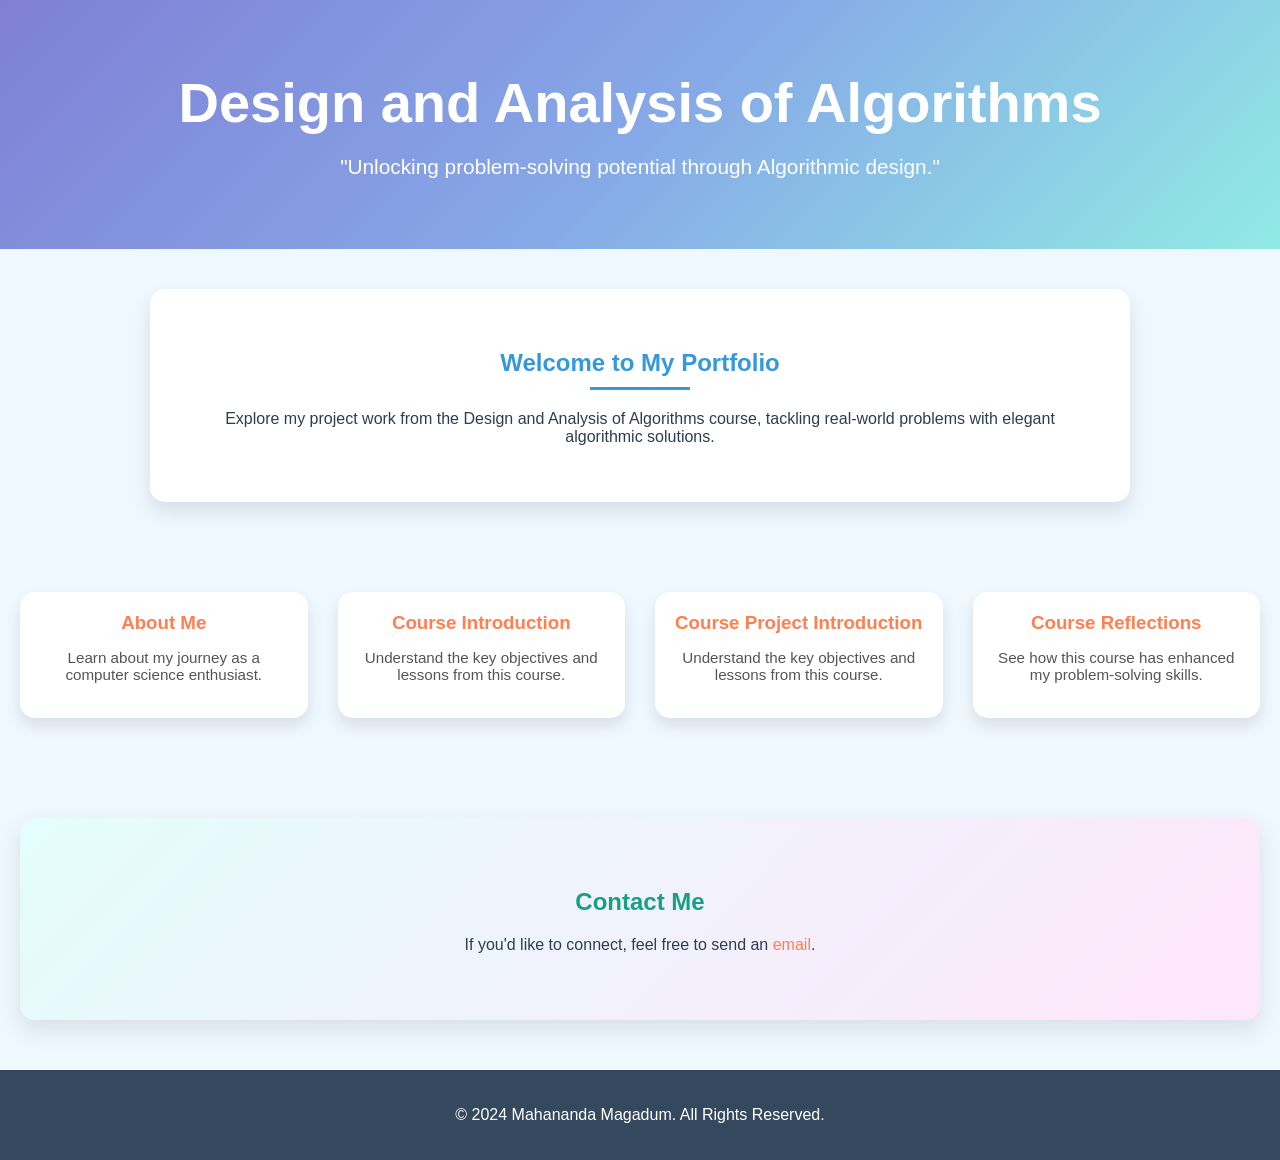
<file: index.html>
<!DOCTYPE html>
<html lang="en">
<head>
    <meta charset="UTF-8">
    <meta name="viewport" content="width=device-width, initial-scale=1.0">
    <title>Portfolio - Design and Analysis of Algorithms</title>
    <style>
        /* Global Styles */
        body {
            font-family: 'Verdana', sans-serif;
            margin: 0;
            padding: 0;
            background-color: #f0f8ff; /* Light Alice Blue */
            color: #2c3e50; /* Darker text for contrast */
            overflow-x: hidden; /* Prevent horizontal scrolling */
        }

        a {
            color: #ff7f50; /* Coral */
            text-decoration: none;
            transition: color 0.3s ease;
        }

        a:hover {
            color: #20b2aa; /* Light Sea Green */
        }

        /* Header Section */
        header {
            background: linear-gradient(135deg, #7f7fd5, #86a8e7, #91eae4); /* Blue gradient */
            color: #fff;
            text-align: center;
            padding: 70px 20px;
            overflow: hidden;
            position: relative;
        }

        header h1 {
            font-size: 3.5rem;
            margin: 0;
            animation: slide-in 1s ease-in-out forwards;
            opacity: 0;
        }

        header p {
            font-size: 1.3rem;
            margin: 20px 0 0;
            font-weight: 300;
            animation: slide-in 1.5s ease-in-out forwards;
            opacity: 0;
        }

        /* Welcome Section */
        .welcome-section {
            text-align: center;
            margin: 40px auto;
            padding: 40px;
            max-width: 900px;
            background: #fff;
            border-radius: 15px;
            box-shadow: 0 10px 20px rgba(0, 0, 0, 0.1);
            position: relative;
            overflow: hidden;
        }

        .welcome-section h2 {
            color: #3498db; /* Soft blue */
            position: relative;
        }

        .welcome-section h2::after {
            content: '';
            display: block;
            width: 100px;
            height: 3px;
            background: #3498db;
            margin: 10px auto 0;
        }

        /* Sliding Tiles */
        .tiles-container {
            display: flex;
            justify-content: center;
            gap: 30px;
            padding: 50px 20px;
        }

        .tile {
            background: #fff;
            width: 250px;
            text-align: center;
            padding: 20px;
            border-radius: 15px;
            box-shadow: 0 8px 15px rgba(0, 0, 0, 0.1);
            transform: translateY(100px);
            animation: drop-in 0.8s ease-out forwards;
            position: relative;
        }

        .tile h3 {
            margin: 0 0 10px;
            color: #2c3e50; /* Dark text */
        }

        .tile p {
            font-size: 0.95rem;
            color: #555;
        }

        /* Contact Section */
        .contact-section {
            background: linear-gradient(135deg, #e3fdfd, #ffe6fa); /* Soft gradient */
            text-align: center;
            padding: 50px 20px;
            margin: 50px 20px;
            border-radius: 15px;
            box-shadow: 0 10px 25px rgba(0, 0, 0, 0.1);
            animation: floating 3s ease-in-out infinite;
            position: relative;
        }

        .contact-section h2 {
            color: #16a085; /* Greenish color */
        }

        /* Footer Section */
        footer {
            background: #34495e; /* Dark blue-gray */
            color: white;
            text-align: center;
            padding: 20px;
        }

        /* Animations */
        @keyframes slide-in {
            0% {
                transform: translateY(-50px);
                opacity: 0;
            }
            100% {
                transform: translateY(0);
                opacity: 1;
            }
        }

        @keyframes drop-in {
            0% {
                transform: translateY(-50px);
                opacity: 0;
            }
            100% {
                transform: translateY(0);
                opacity: 1;
            }
        }

        @keyframes floating {
            0%, 100% {
                transform: translateY(0);
            }
            50% {
                transform: translateY(-10px);
            }
        }
    </style>
</head>
<body>
    <header>
        <h1>Design and Analysis of Algorithms</h1>
        <p>"Unlocking problem-solving potential through Algorithmic design."</p>
    </header>

    <main>
        <!-- Welcome Section -->
        <section class="welcome-section">
            <h2>Welcome to My Portfolio</h2>
            <p>Explore my project work from the Design and Analysis of Algorithms course, tackling real-world problems with elegant algorithmic solutions.</p>
        </section>

        <!-- Sliding Tiles -->
        <section class="tiles-container">
            <div class="tile" style="animation-delay: 0.2s;">
                <h3><a href="./About me.html">About Me</a></h3>
                <p>Learn about my journey as a computer science enthusiast.</p>
            </div>
            <div class="tile" style="animation-delay: 0.4s;">
                <h3><a href="./Introduction to the Course.html">Course Introduction</a></h3>
                <p>Understand the key objectives and lessons from this course.</p>
            </div>
            <div class="tile" style="animation-delay: 0.4s;">
                <h3><a href="./Course Project Introduction.html">Course Project Introduction</a></h3>
                <p>Understand the key objectives and lessons from this course.</p>
            </div>
            <div class="tile" style="animation-delay: 0.6s;">
                <h3><a href="./Course Project Reflections.html">Course Reflections</a></h3>
                <p>See how this course has enhanced my problem-solving skills.</p>
            </div>
        </section>

        <!-- Contact Section -->
        <section class="contact-section">
            <h2>Contact Me</h2>
            <p>If you'd like to connect, feel free to send an <a href="mailto:mmagadum1234@gmail.com">email</a>.</p>
        </section>
    </main>

    <footer>
        <p>&copy; 2024 Mahananda Magadum. All Rights Reserved.</p>
    </footer>
</body>
</html>
</file>
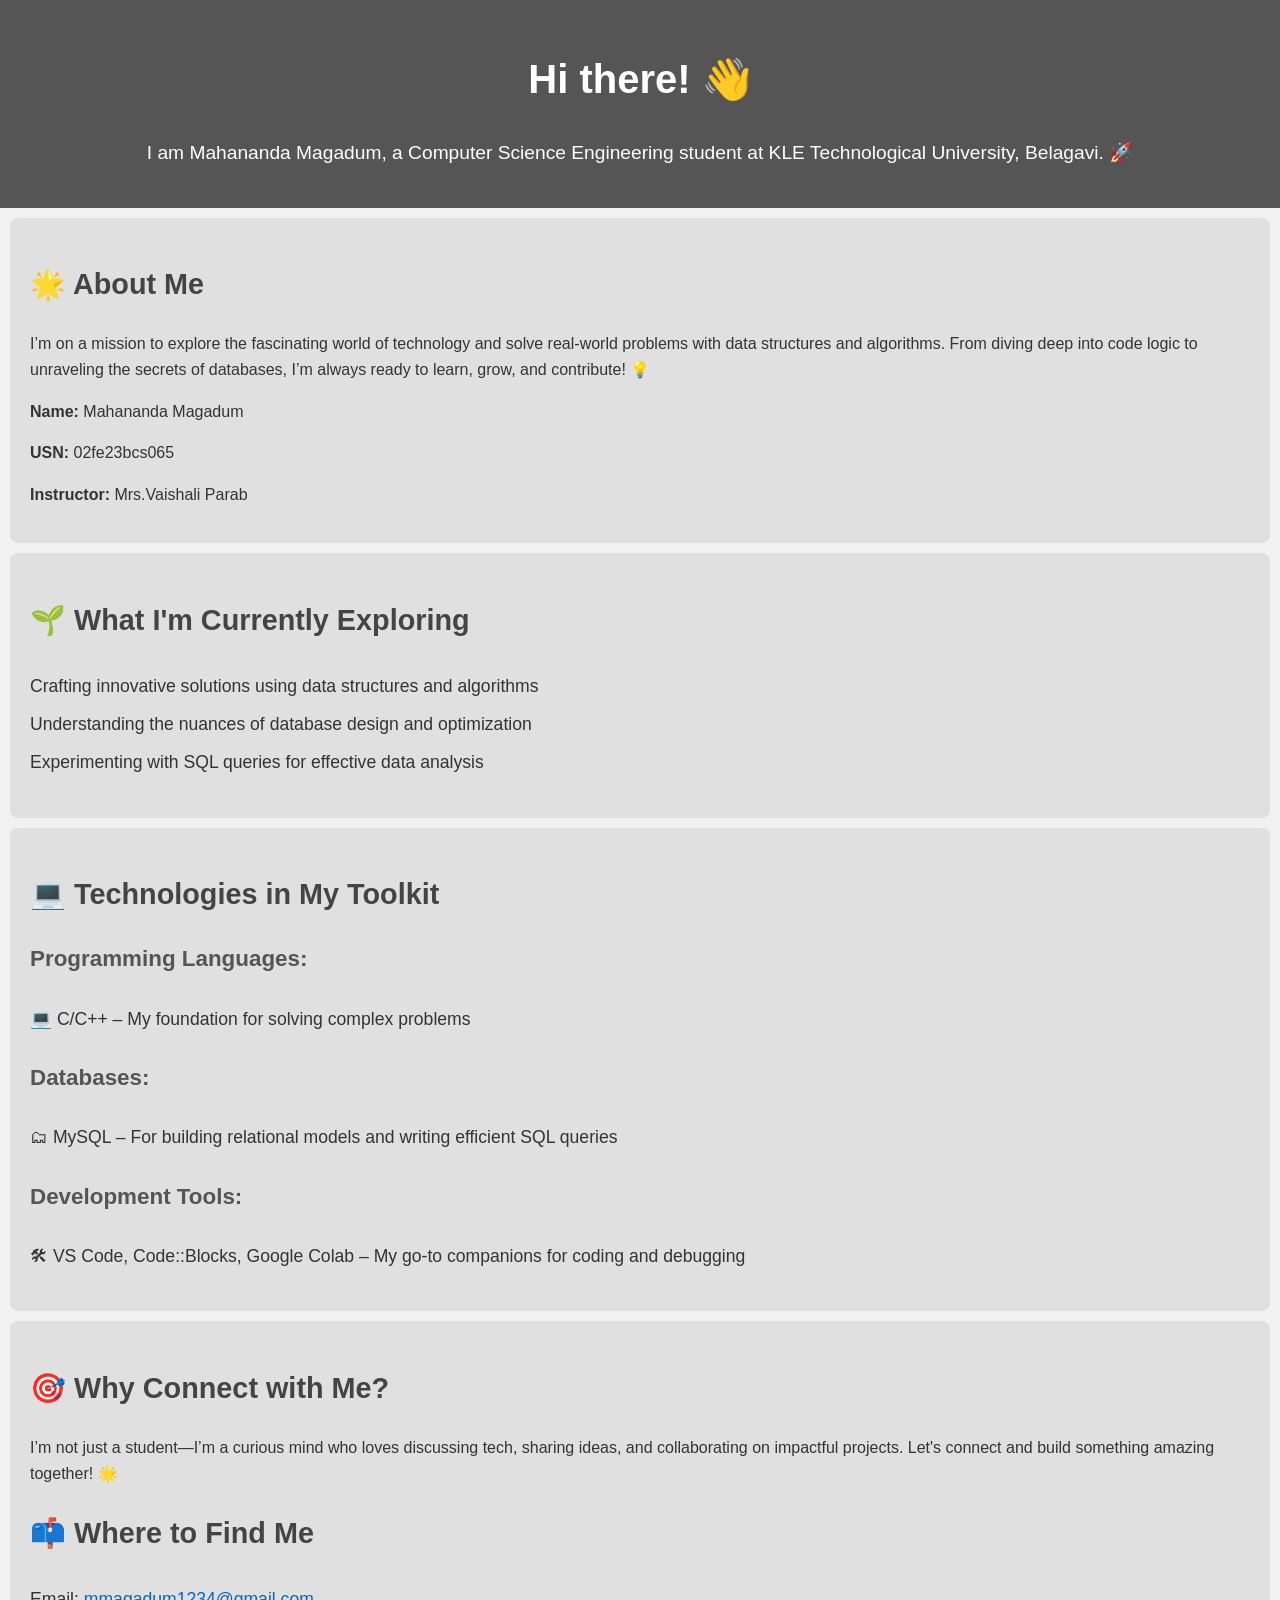
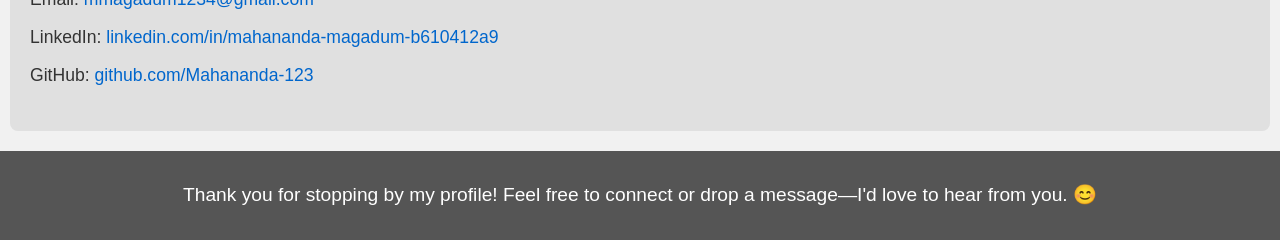
<file: About me.html>
<!DOCTYPE html>
<html lang="en">
<head>
    <meta charset="UTF-8">
    <meta name="viewport" content="width=device-width, initial-scale=1.0">
    <title>Mahananda Magadum- Portfolio</title>
    <style>
        body {
            font-family: Arial, sans-serif;
            line-height: 1.6;
            background-color: #f1f1f1;
            color: #333;
            margin: 0;
            padding: 0;
            opacity: 0;
            animation: fadeIn 1s forwards;
        }

        header {
            background-color: #555;
            color: #fff;
            text-align: center;
            padding: 20px;
            animation: slideIn 1s ease-out;
        }

        header h1 {
            font-size: 2.5rem;
            animation: fadeIn 2s ease-in-out;
        }

        header p {
            font-size: 1.2rem;
            animation: fadeIn 2.5s ease-in-out;
        }

        section {
            padding: 20px;
            margin: 10px;
            background-color: #e0e0e0;
            border-radius: 8px;
            opacity: 0;
            animation: slideUp 0.8s ease-out forwards;
            animation-delay: 0.5s;
        }

        h2 {
            color: #444;
            font-size: 1.8rem;
            animation: fadeIn 2s ease-in-out;
        }

        h3 {
            color: #555;
            font-size: 1.4rem;
        }

        ul {
            list-style-type: none;
            padding: 0;
        }

        ul li {
            font-size: 1.1rem;
            padding: 5px 0;
        }

        a {
            color: #0066cc;
            text-decoration: none;
            transition: color 0.3s ease;
        }

        a:hover {
            color: hsla(24, 100%, 50%, 0.493);
            text-decoration: underline;
        }

        footer {
            background-color: #555;
            color: #fff;
            text-align: center;
            padding: 10px;
            margin-top: 20px;
            animation: fadeIn 2.5s ease-in-out;
        }

        footer p {
            font-size: 1.2rem;
        }

        /* Keyframe Animations */
        @keyframes fadeIn {
            0% { opacity: 0; }
            100% { opacity: 1; }
        }

        @keyframes slideIn {
            0% { transform: translateY(-50px); opacity: 0; }
            100% { transform: translateY(0); opacity: 1; }
        }

        @keyframes slideUp {
            0% { transform: translateY(30px); opacity: 0; }
            100% { transform: translateY(0); opacity: 1; }
        }
    </style>
</head>
<body>
    <header>
        <h1>Hi there! 👋</h1>
        <p>I am Mahananda Magadum, a Computer Science Engineering student at KLE Technological University, Belagavi. 🚀</p>
    </header>

    <section class="about-me">
        <h2>🌟 About Me</h2>
        <p>I’m on a mission to explore the fascinating world of technology and solve real-world problems with data structures and algorithms. From diving deep into code logic to unraveling the secrets of databases, I’m always ready to learn, grow, and contribute! 💡</p>
        <p><strong>Name:</strong> Mahananda Magadum</p>
        <p><strong>USN:</strong> 02fe23bcs065</p>
        <p><strong>Instructor:</strong> Mrs.Vaishali Parab</p>
    </section>


    <section class="current-exploring">
        <h2>🌱 What I'm Currently Exploring</h2>
        <ul>
            <li>Crafting innovative solutions using data structures and algorithms</li>
            <li>Understanding the nuances of database design and optimization</li>
            <li>Experimenting with SQL queries for effective data analysis</li>
        </ul>
    </section>

    <section class="technologies">
        <h2>💻 Technologies in My Toolkit</h2>
        <h3>Programming Languages:</h3>
        <ul>
            <li>💻 C/C++ – My foundation for solving complex problems</li>
        </ul>

        <h3>Databases:</h3>
        <ul>
            <li>🗂 MySQL – For building relational models and writing efficient SQL queries</li>
        </ul>

        <h3>Development Tools:</h3>
        <ul>
            <li>🛠 VS Code, Code::Blocks, Google Colab – My go-to companions for coding and debugging</li>
        </ul>
    </section>

    <section class="contact">
        <h2>🎯 Why Connect with Me?</h2>
        <p>I’m not just a student—I’m a curious mind who loves discussing tech, sharing ideas, and collaborating on impactful projects. Let's connect and build something amazing together! 🌟</p>
        
        <h2>📫 Where to Find Me</h2>
        <ul>
            <li>Email: <a href="mailto:mmagadum1234@gmail.com">mmagadum1234@gmail.com</a></li>
            <li>LinkedIn: <a href="www.linkedin.com/in/mahananda-magadum-b610412a9">linkedin.com/in/mahananda-magadum-b610412a9</a></li>
            <li>GitHub: <a href="https://github.com/Mahananda-123">github.com/Mahananda-123</a></li>
        </ul>
    </section>

    <footer>
        <p>Thank you for stopping by my profile! Feel free to connect or drop a message—I'd love to hear from you. 😊</p>
    </footer>
</body>
</html>
</file>
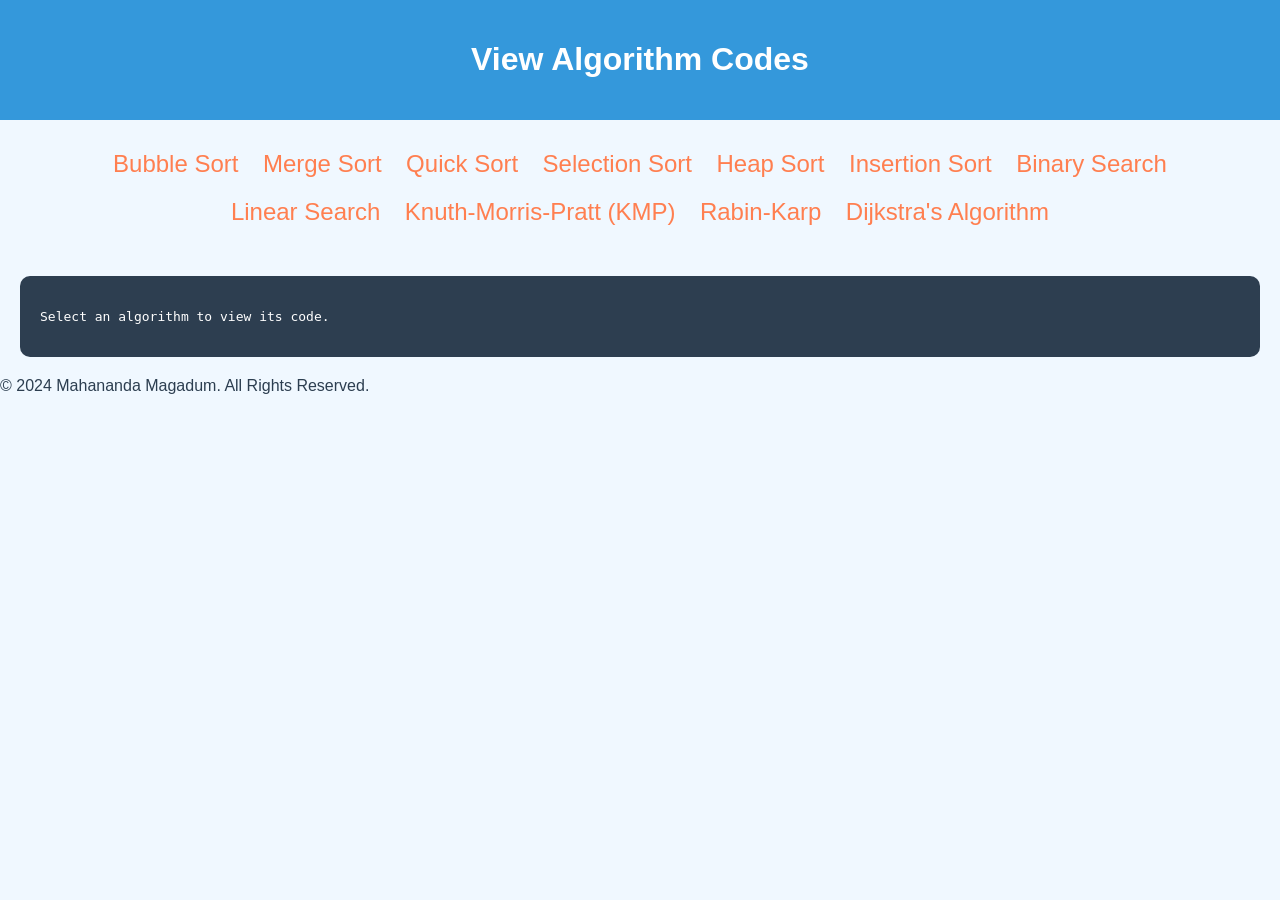
<file: Algorithms.html>
<!DOCTYPE html>
<html lang="en">
<head>
    <meta charset="UTF-8">
    <meta name="viewport" content="width=device-width, initial-scale=1.0">
    <title>View Algorithm Codes</title>
    <style>
        body {
            font-family: 'Verdana', sans-serif;
            background-color: #f0f8ff;
            color: #2c3e50;
            margin: 0;
            padding: 0;
        }
        header {
            background: #3498db;
            color: white;
            text-align: center;
            padding: 20px;
        }
        .link-container {
            padding: 20px;
            text-align: center;
        }
        .link-container a {
            color: #ff7f50;
            text-decoration: none;
            font-size: 1.5rem;
            margin: 10px;
            display: inline-block;
        }
        .link-container a:hover {
            color: #20b2aa;
        }
        .code-container {
            padding: 20px;
            background-color: #2d3e50;
            color: white;
            border-radius: 10px;
            margin: 20px;
            overflow-x: auto;
        }
    </style>
</head>
<body>

    <header>
        <h1>View Algorithm Codes</h1>
    </header>

    <div class="link-container">
        <a href="#" onclick="loadCode('files/Bubble sort.cpp')">Bubble Sort</a>
        <a href="#" onclick="loadCode('files/Merge sort.cpp')">Merge Sort</a>
        <a href="#" onclick="loadCode('files/Quick sort.cpp')">Quick Sort</a>
        <a href="#" onclick="loadCode('files/Selection sort.cpp')">Selection Sort</a>
        <a href="#" onclick="loadCode('files/Heap sort.cpp')">Heap Sort</a>
        <a href="#" onclick="loadCode('files/Insertion sort.cpp')">Insertion Sort</a>
        <a href="#" onclick="loadCode('files/Binary search.cpp')">Binary Search</a>
        <a href="#" onclick="loadCode('files/Linear search.cpp')">Linear Search</a>
        <a href="#" onclick="loadCode('files/Knuth-Morris-Pratt.cpp')">Knuth-Morris-Pratt (KMP)</a>
        <a href="#" onclick="loadCode('files/RabinKarp.cpp')">Rabin-Karp</a>
        <a href="#" onclick="loadCode('files/Dijkstra\'s Algorithm.cpp')">Dijkstra's Algorithm</a>
    </div>

    <div id="code" class="code-container">
        <!-- Algorithm code will be displayed here -->
        <pre id="code-content">Select an algorithm to view its code.</pre>
    </div>

    <footer>
        <p>&copy; 2024 Mahananda Magadum. All Rights Reserved.</p>
    </footer>

    <script>
        function loadCode(filePath) {
            fetch(filePath)
                .then(response => response.text())
                .then(data => {
                    document.getElementById('code-content').textContent = data;
                })
                .catch(error => {
                    document.getElementById('code-content').textContent = 'Error loading the file: ' + error;
                });
        }
    </script>
</body>
</html>
</file>
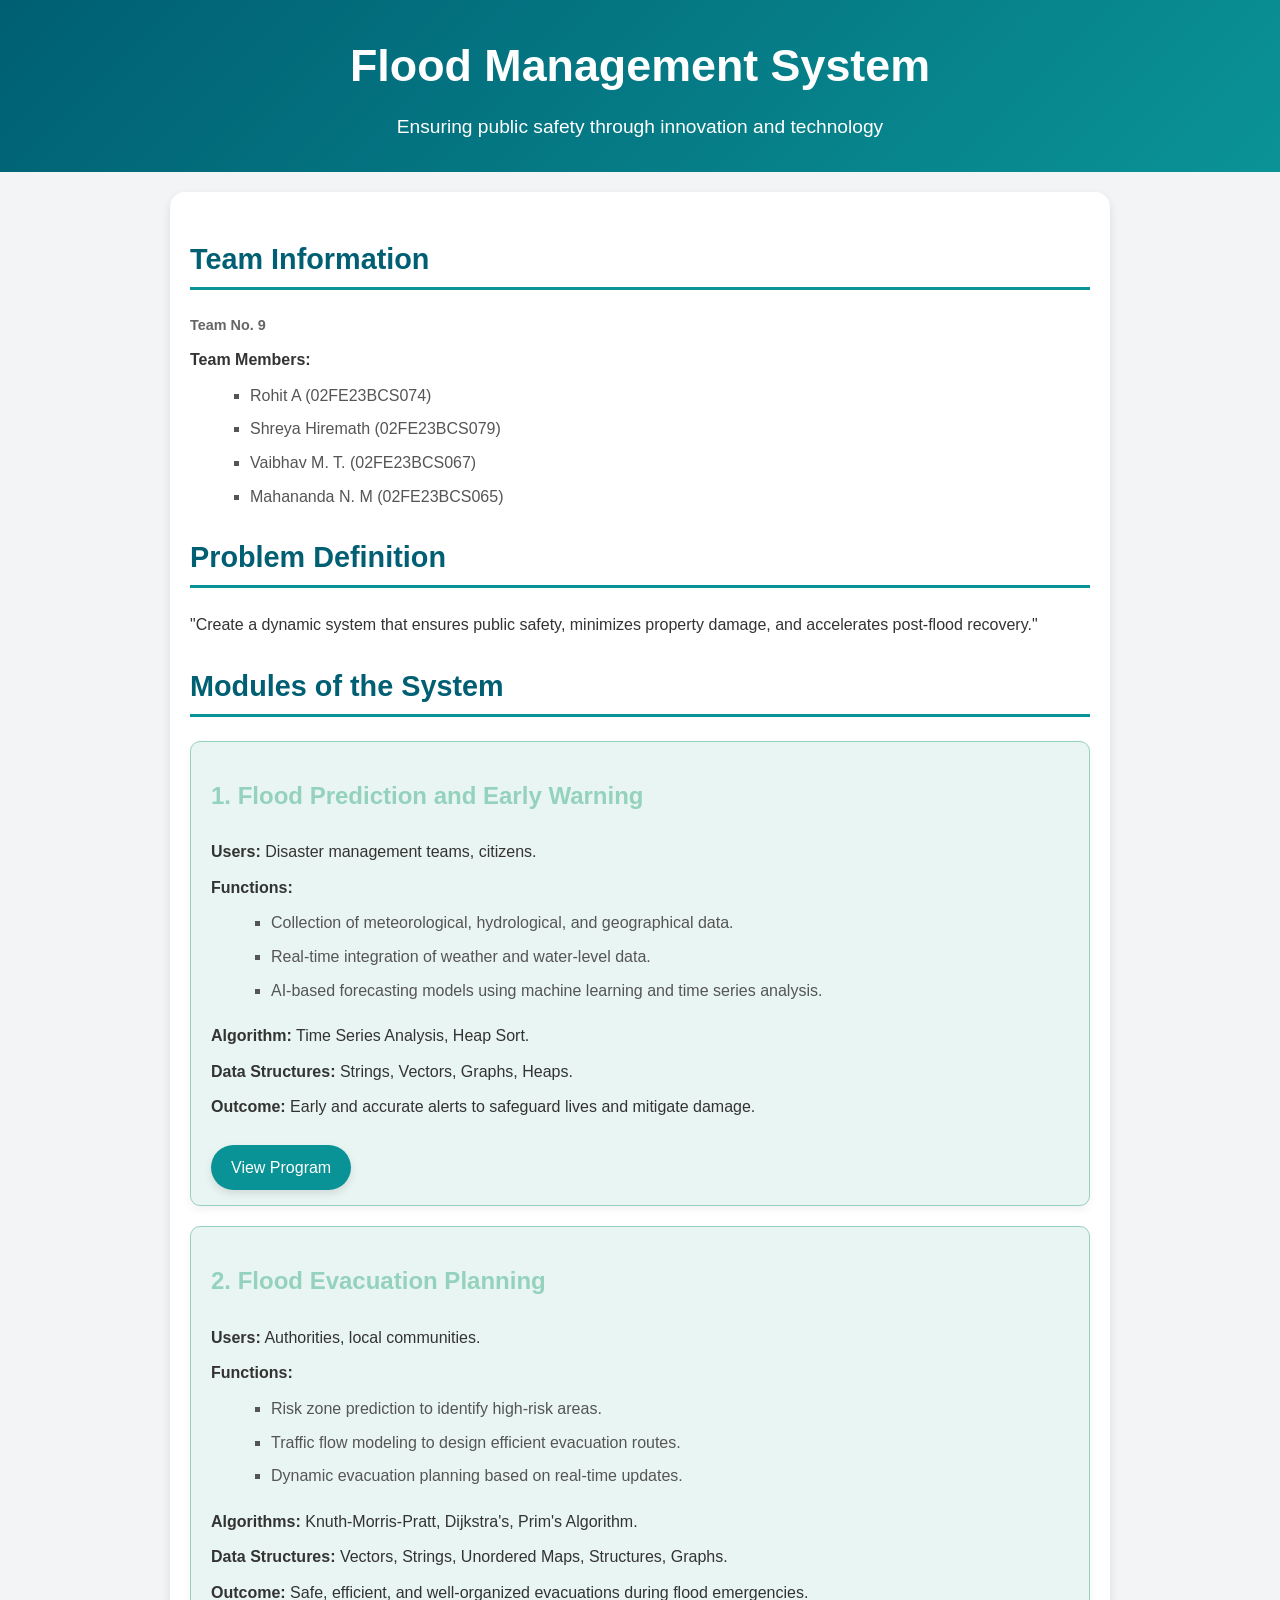
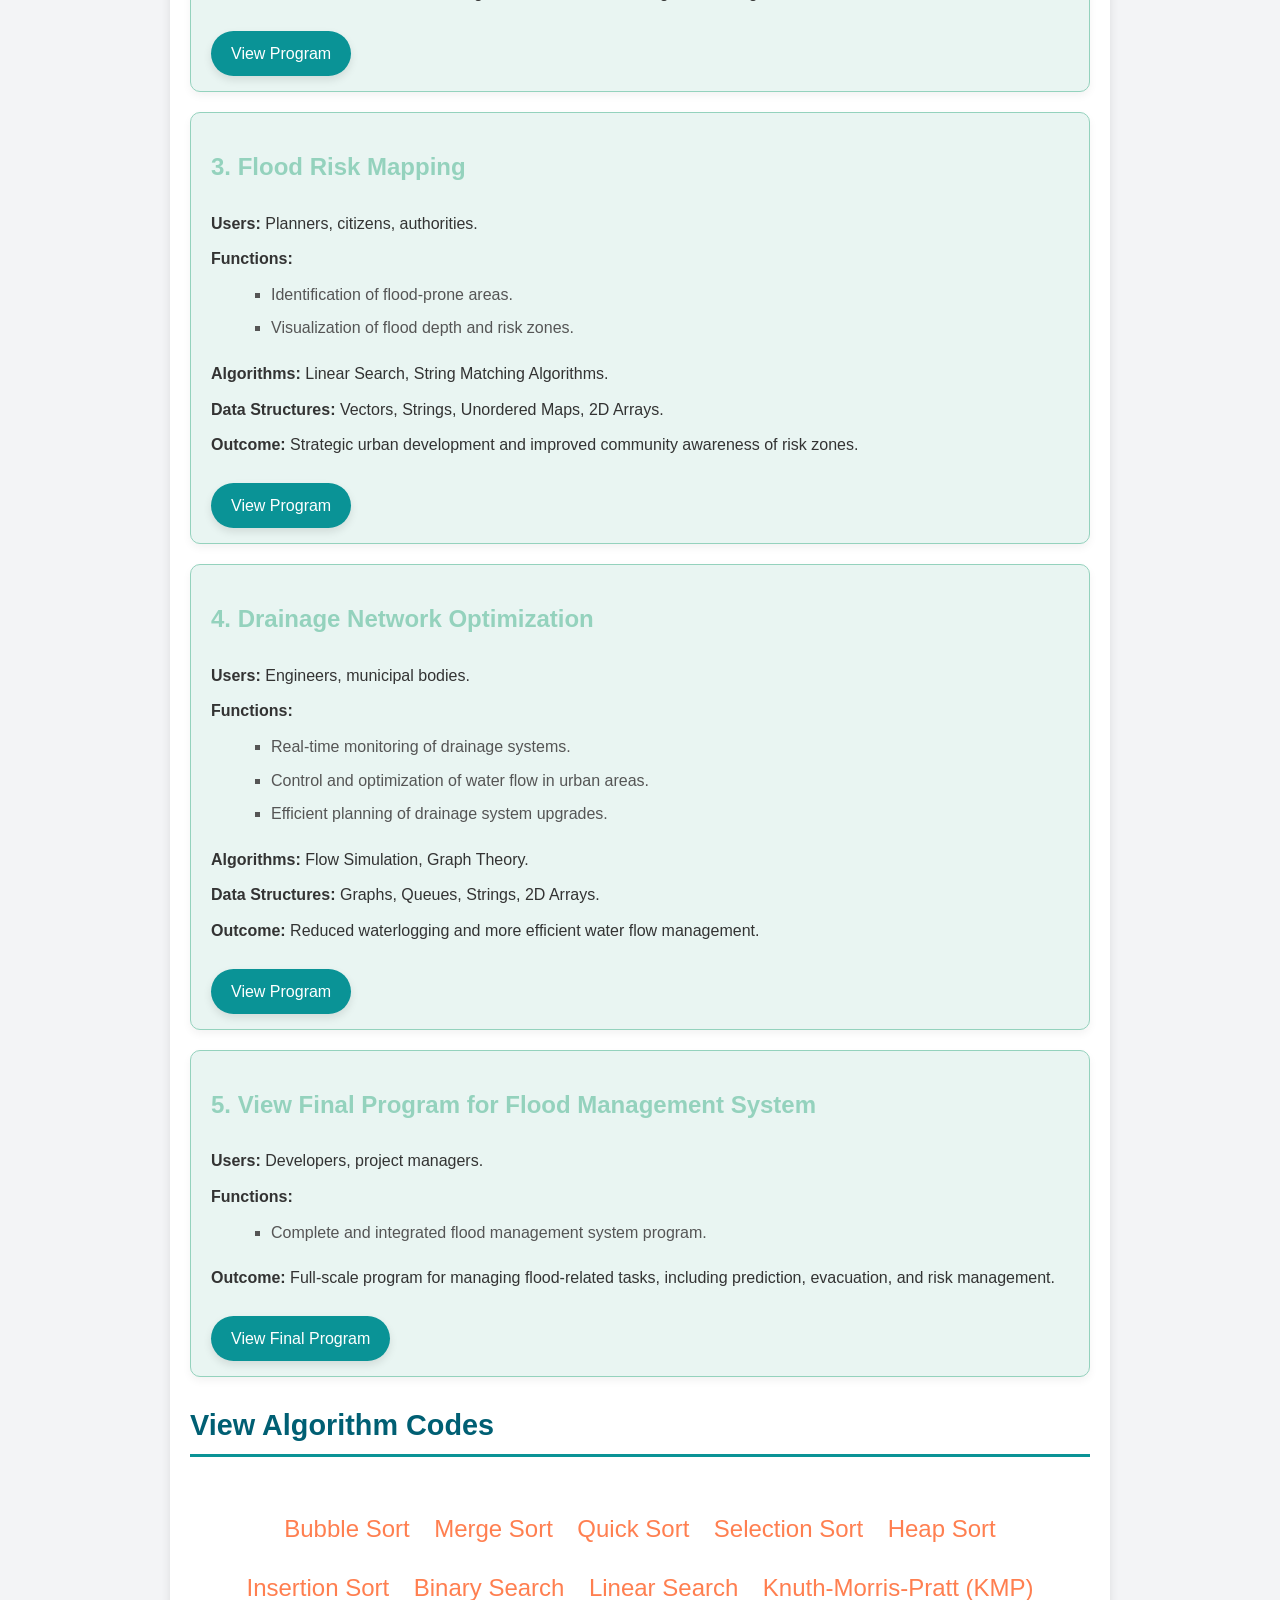
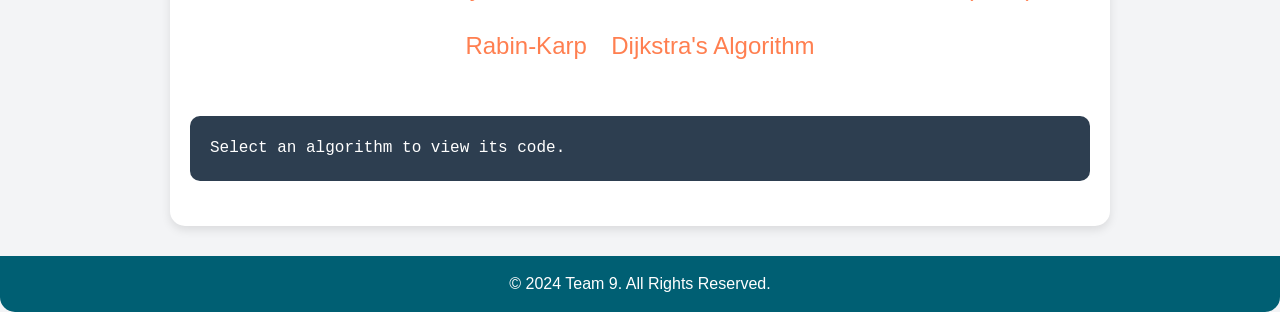
<file: Course Project Introduction.html>
<!DOCTYPE html>
<html lang="en">
<head>
    <meta charset="UTF-8">
    <meta name="viewport" content="width=device-width, initial-scale=1.0">
    <title>Flood Management System</title>
    <style>
        body {
            font-family: 'Roboto', sans-serif;
            line-height: 1.6;
            margin: 0;
            padding: 0;
            background-color: #f3f4f6;
            color: #333;
        }

        header {
            background: linear-gradient(135deg, #005f73, #0a9396);
            color: #ffffff;
            text-align: center;
            padding: 30px 15px;
        }

        header h1 {
            margin: 0;
            font-size: 2.8rem;
        }

        header p {
            margin: 10px 0 0;
            font-size: 1.2rem;
        }

        main {
            padding: 20px;
            max-width: 900px;
            margin: 20px auto;
            background: #ffffff;
            border-radius: 15px;
            box-shadow: 0 4px 10px rgba(0, 0, 0, 0.1);
        }

        section {
            margin-bottom: 25px;
        }

        h2 {
            color: #005f73;
            font-size: 1.8rem;
            border-bottom: 3px solid #0a9396;
            padding-bottom: 5px;
        }

        h3 {
            color: #94d2bd;
            font-size: 1.5rem;
            margin-top: 20px;
        }

        p, ul {
            margin: 10px 0;
        }

        ul {
            list-style-type: square;
            margin: 10px 0 20px 20px;
            color: #555;
        }

        ul li {
            margin-bottom: 8px;
        }

        .team-info {
            font-size: 0.9rem;
            color: #666;
            margin-bottom: 10px;
        }

        footer {
            text-align: center;
            padding: 15px;
            background: #005f73;
            color: #ffffff;
            margin-top: 30px;
            border-radius: 0 0 15px 15px;
        }

        footer p {
            margin: 0;
            font-size: 1rem;
        }

        /* Adding hover effects */
        a {
            color: #0a9396;
            text-decoration: none;
            transition: color 0.3s ease;
        }

        a:hover {
            color: #ee9b00;
        }

        /* Adding box styles for the modules */
        .module {
            background: #e9f5f2;
            border: 1px solid #94d2bd;
            border-radius: 10px;
            padding: 15px 20px;
            margin-bottom: 20px;
            box-shadow: 0 4px 8px rgba(0, 0, 0, 0.05);
        }

        .module:hover {
            background: #d9f0e6;
            box-shadow: 0 6px 12px rgba(0, 0, 0, 0.1);
        }

        /* View Program Button Style */
        .view-program-btn {
            display: inline-block;
            padding: 10px 20px;
            background-color: #0a9396;
            color: white;
            font-size: 1rem;
            border-radius: 25px;
            text-align: center;
            text-decoration: none;
            margin-top: 15px;
            box-shadow: 0 4px 8px rgba(0, 0, 0, 0.1);
            transition: background-color 0.3s ease, transform 0.3s ease;
        }

        .view-program-btn:hover {
            background-color: #ee9b00;
            transform: scale(1.05);
        }

        /* New Styles for Algorithm View */
        .link-container {
            padding: 20px;
            text-align: center;
        }
        .link-container a {
            color: #ff7f50;
            text-decoration: none;
            font-size: 1.5rem;
            margin: 10px;
            display: inline-block;
        }
        .link-container a:hover {
            color: #20b2aa;
        }
        .code-container {
            padding: 20px;
            background-color: #2d3e50;
            color: white;
            border-radius: 10px;
            margin: 20px 0;
            overflow-x: auto;
        }
        .code-container pre {
            margin: 0;
            font-size: 1rem;
        }

    </style>
</head>
<body>
    <header>
        <h1>Flood Management System</h1>
        <p>Ensuring public safety through innovation and technology</p>
    </header>

    <main>
        <section>
            <h2>Team Information</h2>
            <p class="team-info"><strong>Team No. 9</strong></p>
            <p><strong>Team Members:</strong></p>
            <ul>
                <li>Rohit A (02FE23BCS074)</li>
                <li>Shreya Hiremath (02FE23BCS079)</li>
                <li>Vaibhav M. T. (02FE23BCS067)</li>
                <li>Mahananda N. M (02FE23BCS065)</li>
            </ul>
        </section>

        <section>
            <h2>Problem Definition</h2>
            <p>"Create a dynamic system that ensures public safety, minimizes property damage, and accelerates post-flood recovery."</p>
        </section>

        <section>
            <h2>Modules of the System</h2>
            <div class="module">
                <h3>1. Flood Prediction and Early Warning</h3>
                <p><strong>Users:</strong> Disaster management teams, citizens.</p>
                <p><strong>Functions:</strong></p>
                <ul>
                    <li>Collection of meteorological, hydrological, and geographical data.</li>
                    <li>Real-time integration of weather and water-level data.</li>
                    <li>AI-based forecasting models using machine learning and time series analysis.</li>
                </ul>
                <p><strong>Algorithm:</strong> Time Series Analysis, Heap Sort.</p>
                <p><strong>Data Structures:</strong> Strings, Vectors, Graphs, Heaps.</p>
                <p><strong>Outcome:</strong> Early and accurate alerts to safeguard lives and mitigate damage.</p>
                <a href="Module 1.cpp" class="view-program-btn" target="_blank">View Program</a>
            </div>

            <div class="module">
                <h3>2. Flood Evacuation Planning</h3>
                <p><strong>Users:</strong> Authorities, local communities.</p>
                <p><strong>Functions:</strong></p>
                <ul>
                    <li>Risk zone prediction to identify high-risk areas.</li>
                    <li>Traffic flow modeling to design efficient evacuation routes.</li>
                    <li>Dynamic evacuation planning based on real-time updates.</li>
                </ul>
                <p><strong>Algorithms:</strong> Knuth-Morris-Pratt, Dijkstra's, Prim's Algorithm.</p>
                <p><strong>Data Structures:</strong> Vectors, Strings, Unordered Maps, Structures, Graphs.</p>
                <p><strong>Outcome:</strong> Safe, efficient, and well-organized evacuations during flood emergencies.</p>
                <a href="Module 2.cpp" class="view-program-btn" target="_blank">View Program</a>
            </div>

            <div class="module">
                <h3>3. Flood Risk Mapping</h3>
                <p><strong>Users:</strong> Planners, citizens, authorities.</p>
                <p><strong>Functions:</strong></p>
                <ul>
                    <li>Identification of flood-prone areas.</li>
                    <li>Visualization of flood depth and risk zones.</li>
                </ul>
                <p><strong>Algorithms:</strong> Linear Search, String Matching Algorithms.</p>
                <p><strong>Data Structures:</strong> Vectors, Strings, Unordered Maps, 2D Arrays.</p>
                <p><strong>Outcome:</strong> Strategic urban development and improved community awareness of risk zones.</p>
                <a href="Module 3.cpp" class="view-program-btn" target="_blank">View Program</a>
            </div>

            <div class="module">
                <h3>4. Drainage Network Optimization</h3>
                <p><strong>Users:</strong> Engineers, municipal bodies.</p>
                <p><strong>Functions:</strong></p>
                <ul>
                    <li>Real-time monitoring of drainage systems.</li>
                    <li>Control and optimization of water flow in urban areas.</li>
                    <li>Efficient planning of drainage system upgrades.</li>
                </ul>
                <p><strong>Algorithms:</strong> Flow Simulation, Graph Theory.</p>
                <p><strong>Data Structures:</strong> Graphs, Queues, Strings, 2D Arrays.</p>
                <p><strong>Outcome:</strong> Reduced waterlogging and more efficient water flow management.</p>
                <a href="Module 4.cpp" class="view-program-btn" target="_blank">View Program</a>
            </div>

            <!-- New Module for Final Program -->
            <div class="module">
                <h3>5. View Final Program for Flood Management System</h3>
                <p><strong>Users:</strong> Developers, project managers.</p>
                <p><strong>Functions:</strong></p>
                <ul>
                    <li>Complete and integrated flood management system program.</li>
                </ul>
                <p><strong>Outcome:</strong> Full-scale program for managing flood-related tasks, including prediction, evacuation, and risk management.</p>
                <a href="final.cpp" class="view-program-btn" target="_blank">View Final Program</a>
            </div>
        </section>

        <!-- Algorithm Codes Section -->
        <section>
            <h2>View Algorithm Codes</h2>
            <div class="link-container">
    <a href="#" onclick="loadCode('Bubble sort.cpp')">Bubble Sort</a>
    <a href="#" onclick="loadCode('Merge sort.cpp')">Merge Sort</a>
    <a href="#" onclick="loadCode('Quick sort.cpp')">Quick Sort</a>
    <a href="#" onclick="loadCode('Selection sort.cpp')">Selection Sort</a>
    <a href="#" onclick="loadCode('Heap sort.cpp')">Heap Sort</a>
    <a href="#" onclick="loadCode('Insertion sort.cpp')">Insertion Sort</a>
    <a href="#" onclick="loadCode('Binary search.cpp')">Binary Search</a>
    <a href="#" onclick="loadCode('Linear search.cpp')">Linear Search</a>
    <a href="#" onclick="loadCode('Knuth-Morris-Pratt.cpp')">Knuth-Morris-Pratt (KMP)</a>
    <a href="#" onclick="loadCode('RabinKarp.cpp')">Rabin-Karp</a>
    <a href="#" onclick="loadCode('Dijkstra\'s Algorithm.cpp')">Dijkstra's Algorithm</a>
</div>


            <div id="code" class="code-container">
                <pre id="code-content">Select an algorithm to view its code.</pre>
            </div>
        </section>

    </main>

    <footer>
        <p>&copy; 2024 Team 9. All Rights Reserved.</p>
    </footer>

    <script>
        function loadCode(filePath) {
            fetch(filePath)
                .then(response => response.text())
                .then(data => {
                    document.getElementById('code-content').textContent = data;
                })
                .catch(error => {
                    document.getElementById('code-content').textContent = 'Error loading the file: ' + error;
                });
        }
    </script>
</body>
</html>
</file>
